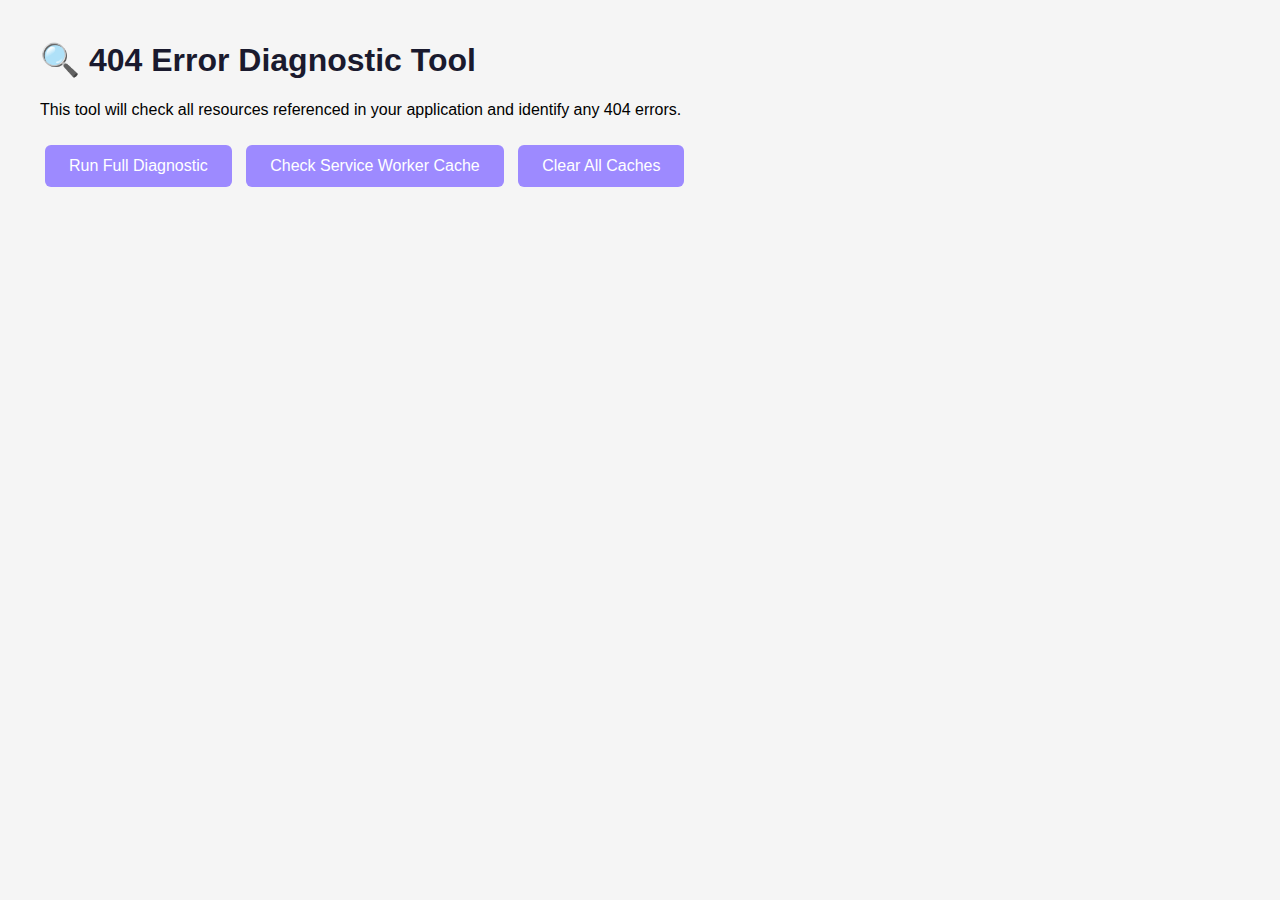
<file: check-404-issues.html>
<!DOCTYPE html>
<html lang="tr">
<head>
    <meta charset="UTF-8">
    <meta name="viewport" content="width=device-width, initial-scale=1.0">
    <title>404 Error Diagnostic Tool</title>
    <style>
        body {
            font-family: Arial, sans-serif;
            max-width: 1200px;
            margin: 0 auto;
            padding: 20px;
            background: #f5f5f5;
        }
        .check-item {
            background: white;
            padding: 15px;
            margin: 10px 0;
            border-radius: 8px;
            border-left: 4px solid #ccc;
        }
        .check-item.success {
            border-left-color: #10b981;
        }
        .check-item.error {
            border-left-color: #ef4444;
        }
        .check-item.warning {
            border-left-color: #f59e0b;
        }
        h1 { color: #1a1a2e; }
        h2 { color: #64748b; margin-top: 30px; }
        .status { font-weight: bold; margin-left: 10px; }
        .success .status { color: #10b981; }
        .error .status { color: #ef4444; }
        .warning .status { color: #f59e0b; }
        code {
            background: #f0f0f0;
            padding: 2px 6px;
            border-radius: 3px;
            font-family: monospace;
        }
        #results { margin-top: 20px; }
        button {
            background: #9d8aff;
            color: white;
            border: none;
            padding: 12px 24px;
            border-radius: 6px;
            cursor: pointer;
            font-size: 16px;
            margin: 10px 5px;
        }
        button:hover { background: #8b7aff; }
        .console-output {
            background: #1a1a2e;
            color: #10b981;
            padding: 15px;
            border-radius: 6px;
            font-family: monospace;
            max-height: 400px;
            overflow-y: auto;
            margin-top: 20px;
        }
    </style>
</head>
<body>
    <h1>🔍 404 Error Diagnostic Tool</h1>
    <p>This tool will check all resources referenced in your application and identify any 404 errors.</p>
    
    <button onclick="runDiagnostics()">Run Full Diagnostic</button>
    <button onclick="checkServiceWorker()">Check Service Worker Cache</button>
    <button onclick="clearCache()">Clear All Caches</button>
    
    <div id="results"></div>
    <div id="console-output" class="console-output" style="display:none;"></div>

    <script>
        const resourcesToCheck = [
            // HTML/CSS
            { name: 'Main Stylesheet', path: 'style.css', type: 'css' },
            { name: 'Manifest', path: 'manifest.json', type: 'json' },
            
            // JavaScript Files
            { name: 'Config', path: 'js/config.js', type: 'js' },
            { name: 'Constants', path: 'js/constants.js', type: 'js' },
            { name: 'Utils', path: 'js/utils.js', type: 'js' },
            { name: 'Firebase Config', path: 'js/firebase-config.js', type: 'js' },
            { name: 'Firebase Init', path: 'js/firebase-init.js', type: 'js' },
            { name: 'Auth', path: 'js/auth.js', type: 'js' },
            { name: 'API Service', path: 'js/api-service.js', type: 'js' },
            { name: 'Data Loader', path: 'js/data-loader.js', type: 'js' },
            { name: 'Points Manager', path: 'js/points-manager.js', type: 'js' },
            { name: 'Leaderboard', path: 'js/leaderboard.js', type: 'js' },
            { name: 'Notifications', path: 'js/notifications.js', type: 'js' },
            { name: 'Charts', path: 'js/charts.js', type: 'js' },
            { name: 'Game Core', path: 'js/game-core.js', type: 'js' },
            { name: 'Pronunciation Fix', path: 'js/pronunciation-fix.js', type: 'js' },
            
            // Assets
            { name: 'Icon 512', path: 'ASSETS/badges/icon-512.png', type: 'image' },
            { name: 'Game Icon - Kelime Çevir', path: 'ASSETS/game-icons/kelime-cevir.png', type: 'image' },
            { name: 'Game Icon - Dinle Bul', path: 'ASSETS/game-icons/dinle-bul.png', type: 'image' },
            { name: 'Game Icon - Ayet Oku', path: 'ASSETS/game-icons/ayet-oku.png', type: 'image' },
            { name: 'Game Icon - Dua Et', path: 'ASSETS/game-icons/dua-et.png', type: 'image' },
            { name: 'Game Icon - Hadis Oku', path: 'ASSETS/game-icons/hadis-oku.png', type: 'image' },
            { name: 'Elifba - Harf Tablosu', path: 'ASSETS/elifba-cover/harf-tablosu-icon.png', type: 'image' },
            { name: 'Elifba - Üstün', path: 'ASSETS/elifba-cover/üstün-icon.png', type: 'image' },
            { name: 'Elifba - Esre', path: 'ASSETS/elifba-cover/esre-icon.png', type: 'image' },
            { name: 'Elifba - Ötre', path: 'ASSETS/elifba-cover/otre-icon.png', type: 'image' },
            { name: 'Elifba - Sedde', path: 'ASSETS/elifba-cover/sedde-icon.png', type: 'image' },
            { name: 'Elifba - Cezm', path: 'ASSETS/elifba-cover/cezm-icon.png', type: 'image' },
            { name: 'Elifba - Tenvin', path: 'ASSETS/elifba-cover/tenvin.png', type: 'image' },
            { name: 'Badge - Hoparlor', path: 'ASSETS/badges/hoparlor.png', type: 'image' },
            
            // Sample badge files
            { name: 'Badge 1', path: 'ASSETS/badges/rozet1.png', type: 'image' },
            { name: 'Badge 42', path: 'ASSETS/badges/rozet42.png', type: 'image' },
            { name: 'Special Badge - Hira', path: 'ASSETS/badges/hira-magarasi.png', type: 'image' },
            
            // Data files
            { name: 'Kelime Data', path: 'data/kelimebul.json', type: 'json' },
            { name: 'Ayet Data', path: 'data/ayetoku.json', type: 'json' },
            { name: 'Dua Data', path: 'data/duaet.json', type: 'json' },
            { name: 'Hadis Data', path: 'data/hadisoku.json', type: 'json' },
            { name: 'Harf Data', path: 'data/harf.json', type: 'json' },
        ];

        async function checkResource(resource) {
            try {
                const response = await fetch(resource.path, { method: 'HEAD', cache: 'no-cache' });
                return {
                    success: response.ok,
                    status: response.status,
                    statusText: response.statusText
                };
            } catch (error) {
                return {
                    success: false,
                    status: 0,
                    statusText: error.message
                };
            }
        }

        async function runDiagnostics() {
            const resultsDiv = document.getElementById('results');
            const consoleDiv = document.getElementById('console-output');
            consoleDiv.style.display = 'block';
            consoleDiv.innerHTML = '<h3>Console Output:</h3>';
            
            resultsDiv.innerHTML = '<h2>Diagnostic Results:</h2>';
            
            let successCount = 0;
            let errorCount = 0;
            let warningCount = 0;
            
            for (const resource of resourcesToCheck) {
                const result = await checkResource(resource);
                const itemDiv = document.createElement('div');
                itemDiv.className = 'check-item';
                
                if (result.success) {
                    itemDiv.classList.add('success');
                    itemDiv.innerHTML = `
                        <strong>✅ ${resource.name}</strong>
                        <span class="status">OK (${result.status})</span>
                        <br><code>${resource.path}</code>
                    `;
                    successCount++;
                    consoleDiv.innerHTML += `<div style="color: #10b981;">✓ ${resource.path} - OK</div>`;
                } else {
                    itemDiv.classList.add('error');
                    itemDiv.innerHTML = `
                        <strong>❌ ${resource.name}</strong>
                        <span class="status">FAILED (${result.status} - ${result.statusText})</span>
                        <br><code>${resource.path}</code>
                    `;
                    errorCount++;
                    consoleDiv.innerHTML += `<div style="color: #ef4444;">✗ ${resource.path} - FAILED (${result.status})</div>`;
                }
                
                resultsDiv.appendChild(itemDiv);
                
                // Small delay to avoid overwhelming the server
                await new Promise(resolve => setTimeout(resolve, 50));
            }
            
            // Summary
            const summaryDiv = document.createElement('div');
            summaryDiv.className = 'check-item';
            summaryDiv.style.marginTop = '20px';
            summaryDiv.style.fontSize = '18px';
            summaryDiv.innerHTML = `
                <strong>Summary:</strong><br>
                ✅ Success: ${successCount}<br>
                ❌ Errors: ${errorCount}<br>
                ⚠️ Warnings: ${warningCount}
            `;
            resultsDiv.appendChild(summaryDiv);
            
            consoleDiv.scrollTop = consoleDiv.scrollHeight;
        }

        async function checkServiceWorker() {
            const resultsDiv = document.getElementById('results');
            resultsDiv.innerHTML = '<h2>Service Worker Status:</h2>';
            
            if ('serviceWorker' in navigator) {
                try {
                    const registrations = await navigator.serviceWorker.getRegistrations();
                    
                    if (registrations.length === 0) {
                        const itemDiv = document.createElement('div');
                        itemDiv.className = 'check-item warning';
                        itemDiv.innerHTML = '<strong>⚠️ No Service Worker Registered</strong>';
                        resultsDiv.appendChild(itemDiv);
                    } else {
                        for (const registration of registrations) {
                            const itemDiv = document.createElement('div');
                            itemDiv.className = 'check-item';
                            itemDiv.innerHTML = `
                                <strong>Service Worker Found</strong><br>
                                Scope: <code>${registration.scope}</code><br>
                                Active: ${registration.active ? 'Yes' : 'No'}<br>
                                Waiting: ${registration.waiting ? 'Yes' : 'No'}<br>
                                Installing: ${registration.installing ? 'Yes' : 'No'}
                            `;
                            resultsDiv.appendChild(itemDiv);
                        }
                    }
                    
                    // Check caches
                    const cacheNames = await caches.keys();
                    if (cacheNames.length > 0) {
                        const cacheDiv = document.createElement('div');
                        cacheDiv.className = 'check-item';
                        cacheDiv.innerHTML = `
                            <strong>Cache Stores Found:</strong><br>
                            ${cacheNames.map(name => `<code>${name}</code>`).join('<br>')}
                        `;
                        resultsDiv.appendChild(cacheDiv);
                    }
                } catch (error) {
                    const itemDiv = document.createElement('div');
                    itemDiv.className = 'check-item error';
                    itemDiv.innerHTML = `<strong>❌ Error checking Service Worker:</strong><br>${error.message}`;
                    resultsDiv.appendChild(itemDiv);
                }
            } else {
                const itemDiv = document.createElement('div');
                itemDiv.className = 'check-item warning';
                itemDiv.innerHTML = '<strong>⚠️ Service Workers not supported in this browser</strong>';
                resultsDiv.appendChild(itemDiv);
            }
        }

        async function clearCache() {
            if (confirm('This will clear all caches and unregister service workers. Continue?')) {
                try {
                    // Clear all caches
                    const cacheNames = await caches.keys();
                    for (const cacheName of cacheNames) {
                        await caches.delete(cacheName);
                    }
                    
                    // Unregister all service workers
                    if ('serviceWorker' in navigator) {
                        const registrations = await navigator.serviceWorker.getRegistrations();
                        for (const registration of registrations) {
                            await registration.unregister();
                        }
                    }
                    
                    // Clear browser cache (if possible)
                    if ('storage' in navigator && 'estimate' in navigator.storage) {
                        await navigator.storage.clear();
                    }
                    
                    alert('All caches cleared! Please reload the page.');
                    location.reload();
                } catch (error) {
                    alert('Error clearing cache: ' + error.message);
                }
            }
        }

        // Auto-run on load
        window.addEventListener('load', () => {
            console.log('404 Diagnostic Tool Loaded');
            console.log('Click "Run Full Diagnostic" to check all resources');
        });
    </script>
</body>
</html>
</file>
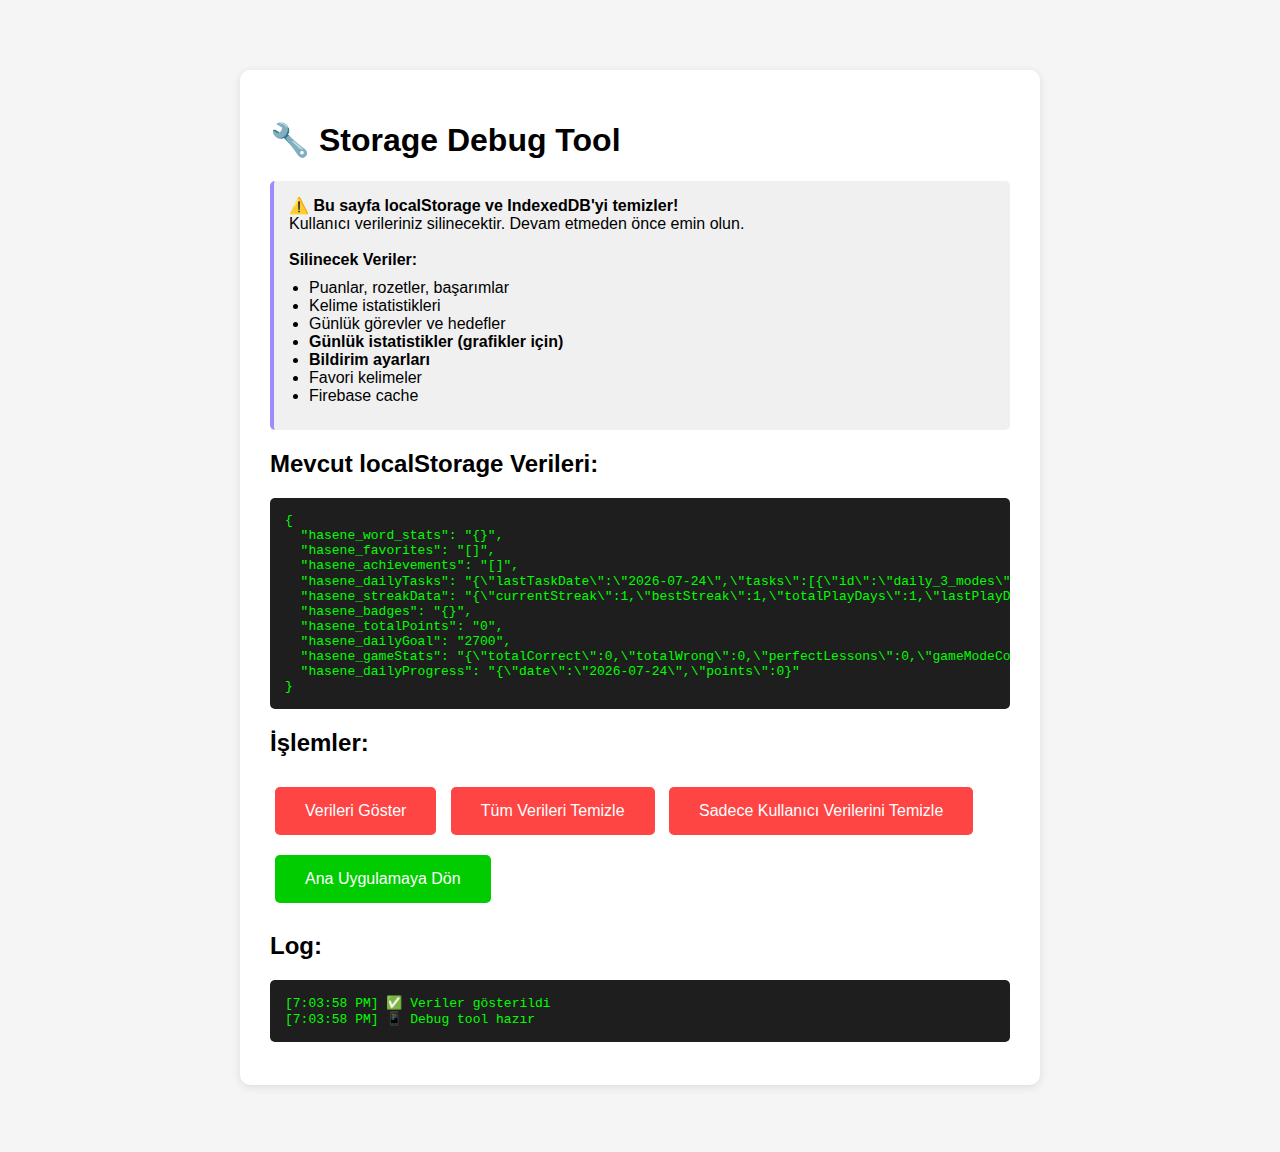
<file: clear-storage.html>
<!DOCTYPE html>
<html>
<head>
    <meta charset="UTF-8">
    <title>Clear Storage - Debug</title>
    <style>
        body {
            font-family: Arial, sans-serif;
            max-width: 800px;
            margin: 50px auto;
            padding: 20px;
            background: #f5f5f5;
        }
        .container {
            background: white;
            padding: 30px;
            border-radius: 10px;
            box-shadow: 0 2px 10px rgba(0,0,0,0.1);
        }
        button {
            background: #ff4444;
            color: white;
            border: none;
            padding: 15px 30px;
            border-radius: 5px;
            cursor: pointer;
            font-size: 16px;
            margin: 10px 5px;
        }
        button:hover {
            background: #cc0000;
        }
        .success {
            background: #00cc00;
        }
        .success:hover {
            background: #009900;
        }
        .info {
            background: #f0f0f0;
            padding: 15px;
            border-radius: 5px;
            margin: 10px 0;
            border-left: 4px solid #9d8aff;
        }
        pre {
            background: #1e1e1e;
            color: #00ff00;
            padding: 15px;
            border-radius: 5px;
            overflow-x: auto;
            max-height: 400px;
            overflow-y: auto;
        }
    </style>
</head>
<body>
    <div class="container">
        <h1>🔧 Storage Debug Tool</h1>
        
        <div class="info">
            <strong>⚠️ Bu sayfa localStorage ve IndexedDB'yi temizler!</strong><br>
            Kullanıcı verileriniz silinecektir. Devam etmeden önce emin olun.<br><br>
            <strong>Silinecek Veriler:</strong>
            <ul style="margin: 10px 0; padding-left: 20px;">
                <li>Puanlar, rozetler, başarımlar</li>
                <li>Kelime istatistikleri</li>
                <li>Günlük görevler ve hedefler</li>
                <li><strong>Günlük istatistikler (grafikler için)</strong></li>
                <li><strong>Bildirim ayarları</strong></li>
                <li>Favori kelimeler</li>
                <li>Firebase cache</li>
            </ul>
        </div>

        <h2>Mevcut localStorage Verileri:</h2>
        <pre id="current-data"></pre>

        <h2>İşlemler:</h2>
        <button onclick="showData()">Verileri Göster</button>
        <button onclick="clearAll()">Tüm Verileri Temizle</button>
        <button onclick="clearUserOnly()">Sadece Kullanıcı Verilerini Temizle</button>
        <button class="success" onclick="goToApp()">Ana Uygulamaya Dön</button>

        <h2>Log:</h2>
        <pre id="log"></pre>
    </div>

    <script>
        function log(message) {
            const logEl = document.getElementById('log');
            const timestamp = new Date().toLocaleTimeString();
            logEl.textContent += `[${timestamp}] ${message}\n`;
            console.log(message);
        }

        function showData() {
            const data = {};
            for (let i = 0; i < localStorage.length; i++) {
                const key = localStorage.key(i);
                if (key.startsWith('hasene_')) {
                    data[key] = localStorage.getItem(key);
                }
            }
            document.getElementById('current-data').textContent = JSON.stringify(data, null, 2);
            log('✅ Veriler gösterildi');
        }

        async function clearAll() {
            if (!confirm('TÜM VERİLER SİLİNECEK! Emin misiniz?')) {
                log('❌ İptal edildi');
                return;
            }

            // 1. Clear localStorage
            localStorage.clear();
            log('✅ localStorage tamamen temizlendi');

            // 2. Clear sessionStorage
            sessionStorage.clear();
            log('✅ sessionStorage temizlendi');

            // 3. Clear all IndexedDB databases
            if (window.indexedDB) {
                try {
                    const databases = await window.indexedDB.databases();
                    log(`🔍 ${databases.length} IndexedDB veritabanı bulundu`);
                    
                    for (const db of databases) {
                        const req = indexedDB.deleteDatabase(db.name);
                        req.onsuccess = () => log(`✅ IndexedDB silindi: ${db.name}`);
                        req.onerror = () => log(`❌ IndexedDB silinemedi: ${db.name}`);
                    }
                } catch (e) {
                    // Fallback for browsers that don't support databases()
                    const dbs = ['hasene_cache', 'firebaseLocalStorageDb', 'firestore/[DEFAULT]/hasene-arapca-dersi/main'];
                    dbs.forEach(dbName => {
                        const req = indexedDB.deleteDatabase(dbName);
                        req.onsuccess = () => log(`✅ ${dbName} silindi`);
                        req.onerror = () => log(`❌ ${dbName} silinemedi`);
                    });
                }
            }

            // 4. Unregister Service Workers
            if ('serviceWorker' in navigator) {
                navigator.serviceWorker.getRegistrations().then(registrations => {
                    log(`🔍 ${registrations.length} Service Worker bulundu`);
                    for (let registration of registrations) {
                        registration.unregister().then(() => {
                            log('✅ Service Worker kaldırıldı');
                        });
                    }
                });
            }

            // 5. Clear all caches
            if ('caches' in window) {
                caches.keys().then(cacheNames => {
                    log(`🔍 ${cacheNames.length} cache bulundu`);
                    return Promise.all(
                        cacheNames.map(cacheName => {
                            return caches.delete(cacheName).then(() => {
                                log(`✅ Cache silindi: ${cacheName}`);
                            });
                        })
                    );
                });
            }

            log('⏳ 2 saniye sonra sayfa yenilenecek...');
            setTimeout(() => {
                window.location.reload(true);
            }, 2000);

            showData();
        }

        async function clearUserOnly() {
            if (!confirm('Kullanıcı verileri silinecek! Emin misiniz?')) {
                log('❌ İptal edildi');
                return;
            }

            // 1. Clear hasene_ keys from localStorage (including daily stats and notification settings)
            const keysToRemove = [];
            for (let i = 0; i < localStorage.length; i++) {
                const key = localStorage.key(i);
                if (key.startsWith('hasene_') || key.startsWith('firebase:')) {
                    keysToRemove.push(key);
                }
            }
            
            // Also clear all daily stats (hasene_daily_YYYY-MM-DD format)
            for (let i = 0; i < localStorage.length; i++) {
                const key = localStorage.key(i);
                if (key.startsWith('hasene_daily_') && key.match(/hasene_daily_\d{4}-\d{2}-\d{2}$/)) {
                    if (!keysToRemove.includes(key)) {
                        keysToRemove.push(key);
                    }
                }
            }

            keysToRemove.forEach(key => {
                localStorage.removeItem(key);
                log(`🗑️ ${key} silindi`);
            });

            // 2. Clear hasene_ keys from sessionStorage
            sessionStorage.clear();
            log('✅ sessionStorage temizlendi');

            // 3. Clear Firebase IndexedDB
            if (window.indexedDB) {
                try {
                    const databases = await window.indexedDB.databases();
                    for (const db of databases) {
                        if (db.name.includes('firebase') || db.name.includes('firestore')) {
                            const req = indexedDB.deleteDatabase(db.name);
                            req.onsuccess = () => log(`✅ Firebase DB silindi: ${db.name}`);
                            req.onerror = () => log(`❌ Firebase DB silinemedi: ${db.name}`);
                        }
                    }
                } catch (e) {
                    const dbs = ['firebaseLocalStorageDb', 'firestore/[DEFAULT]/hasene-arapca-dersi/main'];
                    dbs.forEach(dbName => {
                        const req = indexedDB.deleteDatabase(dbName);
                        req.onsuccess = () => log(`✅ ${dbName} silindi`);
                        req.onerror = () => log(`❌ ${dbName} silinemedi`);
                    });
                }
            }

            log(`✅ ${keysToRemove.length} adet kullanıcı verisi temizlendi`);
            log('⏳ 2 saniye sonra sayfa yenilenecek...');
            setTimeout(() => {
                window.location.reload(true);
            }, 2000);

            showData();
        }

        function goToApp() {
            window.location.href = '/';
        }

        // Sayfa yüklendiğinde verileri göster
        window.addEventListener('DOMContentLoaded', () => {
            showData();
            log('📱 Debug tool hazır');
        });
    </script>
</body>
</html>
</file>
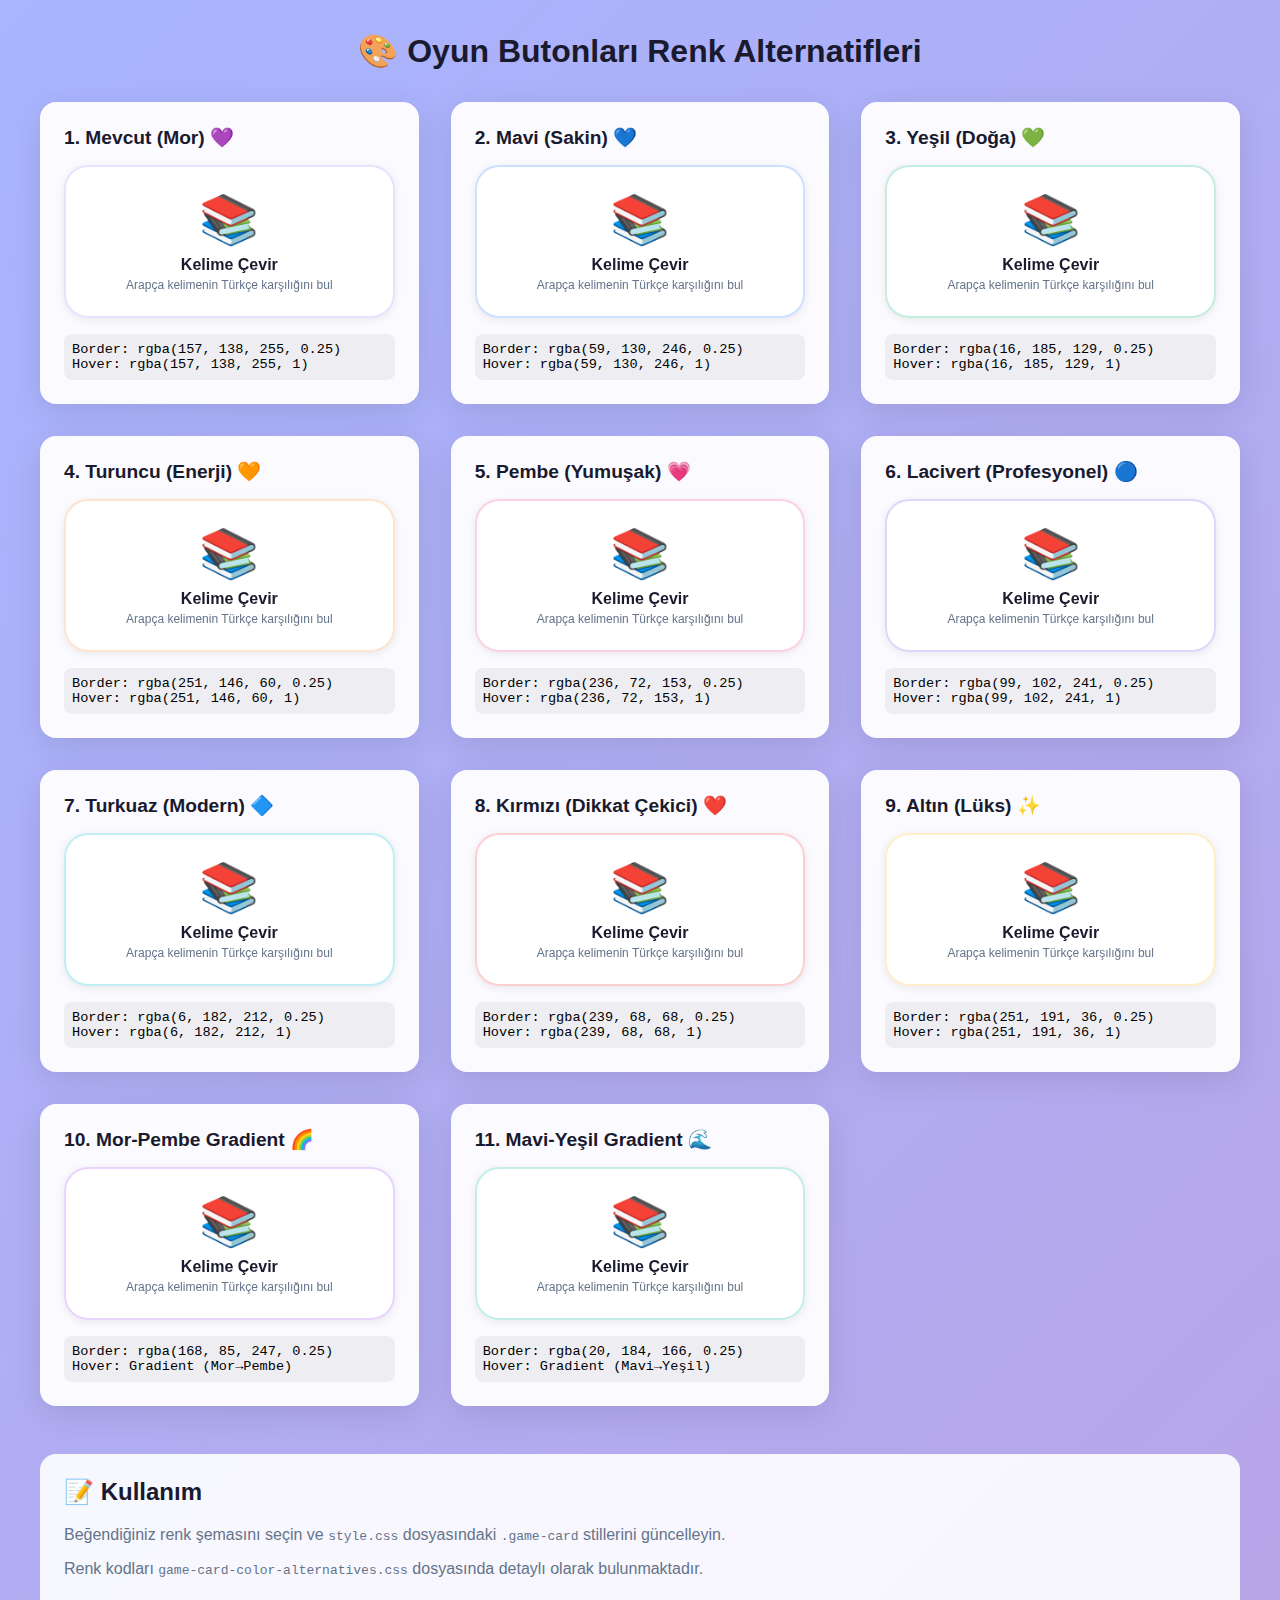
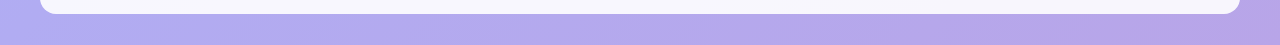
<file: game-card-colors-preview.html>
<!DOCTYPE html>
<html lang="tr">
<head>
    <meta charset="UTF-8">
    <meta name="viewport" content="width=device-width, initial-scale=1.0">
    <title>Oyun Butonları Renk Alternatifleri</title>
    <style>
        * {
            margin: 0;
            padding: 0;
            box-sizing: border-box;
        }
        
        body {
            font-family: -apple-system, BlinkMacSystemFont, 'SF Pro Display', 'Helvetica Neue', Arial, sans-serif;
            background: linear-gradient(135deg, #a8b5ff 0%, #b8a5e8 100%);
            padding: 2rem;
            min-height: 100vh;
        }
        
        .container {
            max-width: 1200px;
            margin: 0 auto;
        }
        
        h1 {
            text-align: center;
            color: #1a1a2e;
            margin-bottom: 2rem;
            font-size: 2rem;
        }
        
        .color-schemes {
            display: grid;
            grid-template-columns: repeat(auto-fit, minmax(300px, 1fr));
            gap: 2rem;
            margin-bottom: 3rem;
        }
        
        .scheme-card {
            background: rgba(255, 255, 255, 0.95);
            border-radius: 16px;
            padding: 1.5rem;
            box-shadow: 0 8px 32px rgba(0, 0, 0, 0.1);
        }
        
        .scheme-title {
            font-size: 1.2rem;
            font-weight: 700;
            margin-bottom: 1rem;
            color: #1a1a2e;
        }
        
        .preview-card {
            padding: 1.5rem;
            text-align: center;
            cursor: pointer;
            transition: all 0.3s;
            background: rgba(255, 255, 255, 0.85);
            backdrop-filter: blur(20px);
            border-radius: 24px;
            border: 2px solid;
            box-shadow: 0 2px 8px rgba(0, 0, 0, 0.08);
            margin-bottom: 1rem;
        }
        
        .preview-card:hover {
            transform: translateY(-4px);
            box-shadow: 0 12px 40px;
        }
        
        .preview-icon {
            font-size: 3rem;
            margin-bottom: 0.5rem;
        }
        
        .preview-title {
            font-size: 1rem;
            font-weight: 700;
            margin-bottom: 0.25rem;
            color: #1a1a2e;
        }
        
        .preview-desc {
            font-size: 0.75rem;
            color: #64748b;
        }
        
        .color-code {
            background: rgba(0, 0, 0, 0.05);
            padding: 0.5rem;
            border-radius: 8px;
            font-family: 'Courier New', monospace;
            font-size: 0.85rem;
            margin-top: 0.5rem;
        }
        
        /* MEVCUT - Mor */
        .current {
            border-color: rgba(157, 138, 255, 0.25);
        }
        .current:hover {
            border-color: rgba(157, 138, 255, 1);
            box-shadow: 0 12px 40px rgba(157, 138, 255, 0.3);
            background: rgba(255, 255, 255, 0.95);
        }
        
        /* ALTERNATİF 1 - Mavi */
        .blue {
            border-color: rgba(59, 130, 246, 0.25);
        }
        .blue:hover {
            border-color: rgba(59, 130, 246, 1);
            box-shadow: 0 12px 40px rgba(59, 130, 246, 0.3);
            background: linear-gradient(135deg, rgba(59, 130, 246, 0.1), rgba(37, 99, 235, 0.05));
        }
        
        /* ALTERNATİF 2 - Yeşil */
        .green {
            border-color: rgba(16, 185, 129, 0.25);
        }
        .green:hover {
            border-color: rgba(16, 185, 129, 1);
            box-shadow: 0 12px 40px rgba(16, 185, 129, 0.3);
            background: linear-gradient(135deg, rgba(16, 185, 129, 0.1), rgba(5, 150, 105, 0.05));
        }
        
        /* ALTERNATİF 3 - Turuncu */
        .orange {
            border-color: rgba(251, 146, 60, 0.25);
        }
        .orange:hover {
            border-color: rgba(251, 146, 60, 1);
            box-shadow: 0 12px 40px rgba(251, 146, 60, 0.3);
            background: linear-gradient(135deg, rgba(251, 146, 60, 0.1), rgba(234, 88, 12, 0.05));
        }
        
        /* ALTERNATİF 4 - Pembe */
        .pink {
            border-color: rgba(236, 72, 153, 0.25);
        }
        .pink:hover {
            border-color: rgba(236, 72, 153, 1);
            box-shadow: 0 12px 40px rgba(236, 72, 153, 0.3);
            background: linear-gradient(135deg, rgba(236, 72, 153, 0.1), rgba(219, 39, 119, 0.05));
        }
        
        /* ALTERNATİF 5 - Lacivert */
        .indigo {
            border-color: rgba(99, 102, 241, 0.25);
        }
        .indigo:hover {
            border-color: rgba(99, 102, 241, 1);
            box-shadow: 0 12px 40px rgba(99, 102, 241, 0.3);
            background: linear-gradient(135deg, rgba(99, 102, 241, 0.1), rgba(67, 56, 202, 0.05));
        }
        
        /* ALTERNATİF 6 - Turkuaz */
        .cyan {
            border-color: rgba(6, 182, 212, 0.25);
        }
        .cyan:hover {
            border-color: rgba(6, 182, 212, 1);
            box-shadow: 0 12px 40px rgba(6, 182, 212, 0.3);
            background: linear-gradient(135deg, rgba(6, 182, 212, 0.1), rgba(8, 145, 178, 0.05));
        }
        
        /* ALTERNATİF 7 - Kırmızı */
        .red {
            border-color: rgba(239, 68, 68, 0.25);
        }
        .red:hover {
            border-color: rgba(239, 68, 68, 1);
            box-shadow: 0 12px 40px rgba(239, 68, 68, 0.3);
            background: linear-gradient(135deg, rgba(239, 68, 68, 0.1), rgba(220, 38, 38, 0.05));
        }
        
        /* ALTERNATİF 8 - Altın */
        .gold {
            border-color: rgba(251, 191, 36, 0.25);
        }
        .gold:hover {
            border-color: rgba(251, 191, 36, 1);
            box-shadow: 0 12px 40px rgba(251, 191, 36, 0.3);
            background: linear-gradient(135deg, rgba(251, 191, 36, 0.1), rgba(245, 158, 11, 0.05));
        }
        
        /* ALTERNATİF 9 - Mor-Pembe Gradient */
        .purple-pink {
            border-color: rgba(168, 85, 247, 0.25);
        }
        .purple-pink:hover {
            border-color: rgba(168, 85, 247, 1);
            box-shadow: 0 12px 40px rgba(168, 85, 247, 0.3);
            background: linear-gradient(135deg, rgba(168, 85, 247, 0.15), rgba(236, 72, 153, 0.1));
        }
        
        /* ALTERNATİF 10 - Mavi-Yeşil Gradient */
        .teal {
            border-color: rgba(20, 184, 166, 0.25);
        }
        .teal:hover {
            border-color: rgba(20, 184, 166, 1);
            box-shadow: 0 12px 40px rgba(20, 184, 166, 0.3);
            background: linear-gradient(135deg, rgba(20, 184, 166, 0.1), rgba(15, 118, 110, 0.05));
        }
        
        .info {
            background: rgba(255, 255, 255, 0.9);
            border-radius: 16px;
            padding: 1.5rem;
            margin-top: 2rem;
        }
        
        .info h2 {
            margin-bottom: 1rem;
            color: #1a1a2e;
        }
        
        .info p {
            color: #64748b;
            line-height: 1.6;
            margin-bottom: 0.5rem;
        }
    </style>
</head>
<body>
    <div class="container">
        <h1>🎨 Oyun Butonları Renk Alternatifleri</h1>
        
        <div class="color-schemes">
            <!-- MEVCUT - Mor -->
            <div class="scheme-card">
                <div class="scheme-title">1. Mevcut (Mor) 💜</div>
                <div class="preview-card current">
                    <div class="preview-icon">📚</div>
                    <div class="preview-title">Kelime Çevir</div>
                    <div class="preview-desc">Arapça kelimenin Türkçe karşılığını bul</div>
                </div>
                <div class="color-code">
                    Border: rgba(157, 138, 255, 0.25)<br>
                    Hover: rgba(157, 138, 255, 1)
                </div>
            </div>
            
            <!-- ALTERNATİF 1 - Mavi -->
            <div class="scheme-card">
                <div class="scheme-title">2. Mavi (Sakin) 💙</div>
                <div class="preview-card blue">
                    <div class="preview-icon">📚</div>
                    <div class="preview-title">Kelime Çevir</div>
                    <div class="preview-desc">Arapça kelimenin Türkçe karşılığını bul</div>
                </div>
                <div class="color-code">
                    Border: rgba(59, 130, 246, 0.25)<br>
                    Hover: rgba(59, 130, 246, 1)
                </div>
            </div>
            
            <!-- ALTERNATİF 2 - Yeşil -->
            <div class="scheme-card">
                <div class="scheme-title">3. Yeşil (Doğa) 💚</div>
                <div class="preview-card green">
                    <div class="preview-icon">📚</div>
                    <div class="preview-title">Kelime Çevir</div>
                    <div class="preview-desc">Arapça kelimenin Türkçe karşılığını bul</div>
                </div>
                <div class="color-code">
                    Border: rgba(16, 185, 129, 0.25)<br>
                    Hover: rgba(16, 185, 129, 1)
                </div>
            </div>
            
            <!-- ALTERNATİF 3 - Turuncu -->
            <div class="scheme-card">
                <div class="scheme-title">4. Turuncu (Enerji) 🧡</div>
                <div class="preview-card orange">
                    <div class="preview-icon">📚</div>
                    <div class="preview-title">Kelime Çevir</div>
                    <div class="preview-desc">Arapça kelimenin Türkçe karşılığını bul</div>
                </div>
                <div class="color-code">
                    Border: rgba(251, 146, 60, 0.25)<br>
                    Hover: rgba(251, 146, 60, 1)
                </div>
            </div>
            
            <!-- ALTERNATİF 4 - Pembe -->
            <div class="scheme-card">
                <div class="scheme-title">5. Pembe (Yumuşak) 💗</div>
                <div class="preview-card pink">
                    <div class="preview-icon">📚</div>
                    <div class="preview-title">Kelime Çevir</div>
                    <div class="preview-desc">Arapça kelimenin Türkçe karşılığını bul</div>
                </div>
                <div class="color-code">
                    Border: rgba(236, 72, 153, 0.25)<br>
                    Hover: rgba(236, 72, 153, 1)
                </div>
            </div>
            
            <!-- ALTERNATİF 5 - Lacivert -->
            <div class="scheme-card">
                <div class="scheme-title">6. Lacivert (Profesyonel) 🔵</div>
                <div class="preview-card indigo">
                    <div class="preview-icon">📚</div>
                    <div class="preview-title">Kelime Çevir</div>
                    <div class="preview-desc">Arapça kelimenin Türkçe karşılığını bul</div>
                </div>
                <div class="color-code">
                    Border: rgba(99, 102, 241, 0.25)<br>
                    Hover: rgba(99, 102, 241, 1)
                </div>
            </div>
            
            <!-- ALTERNATİF 6 - Turkuaz -->
            <div class="scheme-card">
                <div class="scheme-title">7. Turkuaz (Modern) 🔷</div>
                <div class="preview-card cyan">
                    <div class="preview-icon">📚</div>
                    <div class="preview-title">Kelime Çevir</div>
                    <div class="preview-desc">Arapça kelimenin Türkçe karşılığını bul</div>
                </div>
                <div class="color-code">
                    Border: rgba(6, 182, 212, 0.25)<br>
                    Hover: rgba(6, 182, 212, 1)
                </div>
            </div>
            
            <!-- ALTERNATİF 7 - Kırmızı -->
            <div class="scheme-card">
                <div class="scheme-title">8. Kırmızı (Dikkat Çekici) ❤️</div>
                <div class="preview-card red">
                    <div class="preview-icon">📚</div>
                    <div class="preview-title">Kelime Çevir</div>
                    <div class="preview-desc">Arapça kelimenin Türkçe karşılığını bul</div>
                </div>
                <div class="color-code">
                    Border: rgba(239, 68, 68, 0.25)<br>
                    Hover: rgba(239, 68, 68, 1)
                </div>
            </div>
            
            <!-- ALTERNATİF 8 - Altın -->
            <div class="scheme-card">
                <div class="scheme-title">9. Altın (Lüks) ✨</div>
                <div class="preview-card gold">
                    <div class="preview-icon">📚</div>
                    <div class="preview-title">Kelime Çevir</div>
                    <div class="preview-desc">Arapça kelimenin Türkçe karşılığını bul</div>
                </div>
                <div class="color-code">
                    Border: rgba(251, 191, 36, 0.25)<br>
                    Hover: rgba(251, 191, 36, 1)
                </div>
            </div>
            
            <!-- ALTERNATİF 9 - Mor-Pembe Gradient -->
            <div class="scheme-card">
                <div class="scheme-title">10. Mor-Pembe Gradient 🌈</div>
                <div class="preview-card purple-pink">
                    <div class="preview-icon">📚</div>
                    <div class="preview-title">Kelime Çevir</div>
                    <div class="preview-desc">Arapça kelimenin Türkçe karşılığını bul</div>
                </div>
                <div class="color-code">
                    Border: rgba(168, 85, 247, 0.25)<br>
                    Hover: Gradient (Mor→Pembe)
                </div>
            </div>
            
            <!-- ALTERNATİF 10 - Mavi-Yeşil Gradient -->
            <div class="scheme-card">
                <div class="scheme-title">11. Mavi-Yeşil Gradient 🌊</div>
                <div class="preview-card teal">
                    <div class="preview-icon">📚</div>
                    <div class="preview-title">Kelime Çevir</div>
                    <div class="preview-desc">Arapça kelimenin Türkçe karşılığını bul</div>
                </div>
                <div class="color-code">
                    Border: rgba(20, 184, 166, 0.25)<br>
                    Hover: Gradient (Mavi→Yeşil)
                </div>
            </div>
        </div>
        
        <div class="info">
            <h2>📝 Kullanım</h2>
            <p>Beğendiğiniz renk şemasını seçin ve <code>style.css</code> dosyasındaki <code>.game-card</code> stillerini güncelleyin.</p>
            <p>Renk kodları <code>game-card-color-alternatives.css</code> dosyasında detaylı olarak bulunmaktadır.</p>
        </div>
    </div>
</body>
</html>
</file>
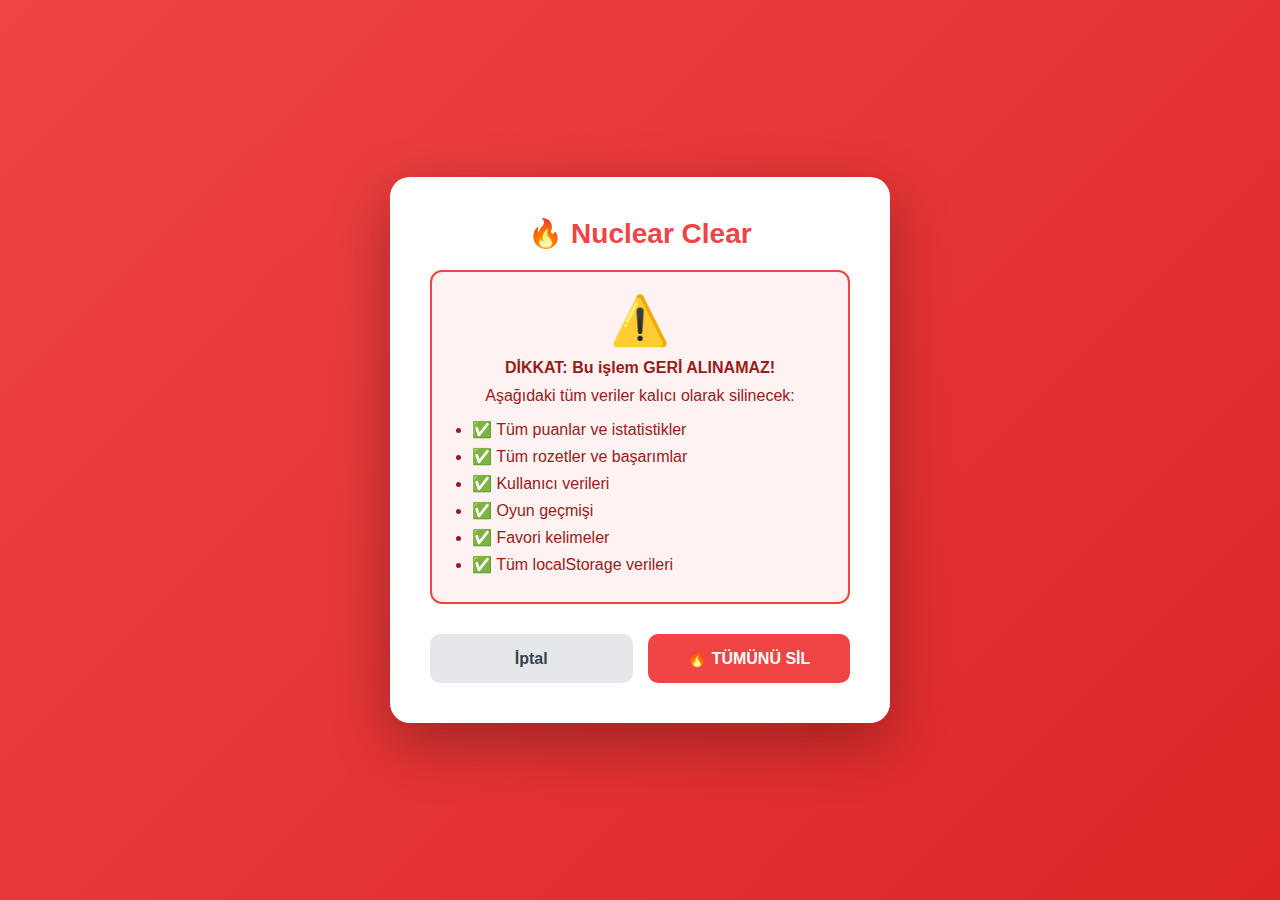
<file: nuke-all.html>
<!DOCTYPE html>
<html lang="tr">
<head>
    <meta charset="UTF-8">
    <meta name="viewport" content="width=device-width, initial-scale=1.0">
    <title>🔥 Nuclear Clear - Tüm Verileri Sil</title>
    <style>
        * {
            margin: 0;
            padding: 0;
            box-sizing: border-box;
        }
        body {
            font-family: -apple-system, BlinkMacSystemFont, 'Segoe UI', Arial, sans-serif;
            background: linear-gradient(135deg, #ef4444 0%, #dc2626 100%);
            min-height: 100vh;
            display: flex;
            align-items: center;
            justify-content: center;
            padding: 20px;
        }
        .container {
            background: white;
            border-radius: 20px;
            padding: 40px;
            max-width: 500px;
            width: 100%;
            box-shadow: 0 20px 60px rgba(0,0,0,0.3);
            text-align: center;
        }
        h1 {
            color: #ef4444;
            margin-bottom: 20px;
            font-size: 28px;
        }
        .warning {
            background: #fef2f2;
            border: 2px solid #ef4444;
            border-radius: 12px;
            padding: 20px;
            margin: 20px 0;
            color: #991b1b;
        }
        .warning-icon {
            font-size: 48px;
            margin-bottom: 10px;
        }
        .warning-text {
            font-weight: 600;
            margin-bottom: 10px;
        }
        .warning-list {
            text-align: left;
            margin-top: 15px;
            padding-left: 20px;
        }
        .warning-list li {
            margin: 8px 0;
        }
        .button-group {
            display: flex;
            gap: 15px;
            margin-top: 30px;
        }
        button {
            flex: 1;
            padding: 15px 25px;
            border: none;
            border-radius: 10px;
            font-size: 16px;
            font-weight: 600;
            cursor: pointer;
            transition: all 0.3s;
        }
        .btn-danger {
            background: #ef4444;
            color: white;
        }
        .btn-danger:hover {
            background: #dc2626;
            transform: translateY(-2px);
            box-shadow: 0 5px 15px rgba(239, 68, 68, 0.4);
        }
        .btn-cancel {
            background: #e5e7eb;
            color: #374151;
        }
        .btn-cancel:hover {
            background: #d1d5db;
        }
        .result {
            margin-top: 20px;
            padding: 15px;
            border-radius: 10px;
            display: none;
        }
        .result.success {
            background: #d1fae5;
            color: #065f46;
            border: 2px solid #10b981;
        }
        .result.error {
            background: #fee2e2;
            color: #991b1b;
            border: 2px solid #ef4444;
        }
    </style>
</head>
<body>
    <div class="container">
        <h1>🔥 Nuclear Clear</h1>
        <div class="warning">
            <div class="warning-icon">⚠️</div>
            <div class="warning-text">DİKKAT: Bu işlem GERİ ALINAMAZ!</div>
            <p style="margin-top: 10px;">Aşağıdaki tüm veriler kalıcı olarak silinecek:</p>
            <ul class="warning-list">
                <li>✅ Tüm puanlar ve istatistikler</li>
                <li>✅ Tüm rozetler ve başarımlar</li>
                <li>✅ Kullanıcı verileri</li>
                <li>✅ Oyun geçmişi</li>
                <li>✅ Favori kelimeler</li>
                <li>✅ Tüm localStorage verileri</li>
            </ul>
        </div>
        
        <div class="button-group">
            <button class="btn-cancel" onclick="window.close()">İptal</button>
            <button class="btn-danger" onclick="nuclearClear()">🔥 TÜMÜNÜ SİL</button>
        </div>
        
        <div id="result" class="result"></div>
    </div>

    <script>
        function nuclearClear() {
            if (!confirm('Son bir kez onaylıyor musunuz? Bu işlem GERİ ALINAMAZ!')) {
                return;
            }
            
            const resultDiv = document.getElementById('result');
            resultDiv.style.display = 'block';
            resultDiv.className = 'result';
            resultDiv.textContent = '⏳ Siliniyor...';
            
            try {
                // Ana sayfadaki nuclearClear fonksiyonunu kullan (varsa)
                if (window.opener && typeof window.opener.nuclearClear === 'function') {
                    window.opener.nuclearClear();
                } else {
                    // Fallback: Direkt temizle
                    localStorage.clear();
                    sessionStorage.clear();
                    
                    if ('indexedDB' in window) {
                        indexedDB.databases().then(databases => {
                            databases.forEach(db => {
                                indexedDB.deleteDatabase(db.name);
                            });
                        });
                    }
                    
                    if ('caches' in window) {
                        caches.keys().then(names => {
                            names.forEach(name => caches.delete(name));
                        });
                    }
                    
                    if ('serviceWorker' in navigator) {
                        navigator.serviceWorker.getRegistrations().then(registrations => {
                            registrations.forEach(reg => reg.unregister());
                        });
                    }
                }
                
                resultDiv.className = 'result success';
                resultDiv.innerHTML = '✅ <strong>Başarılı!</strong><br>Tüm veriler silindi. Sayfa 3 saniye içinde kapanacak...';
                
                setTimeout(() => {
                    window.close();
                    if (window.opener) {
                        window.opener.location.reload();
                    }
                }, 3000);
                
            } catch (error) {
                resultDiv.className = 'result error';
                resultDiv.innerHTML = `❌ <strong>Hata:</strong><br>${error.message}`;
            }
        }
    </script>
</body>
</html>
</file>
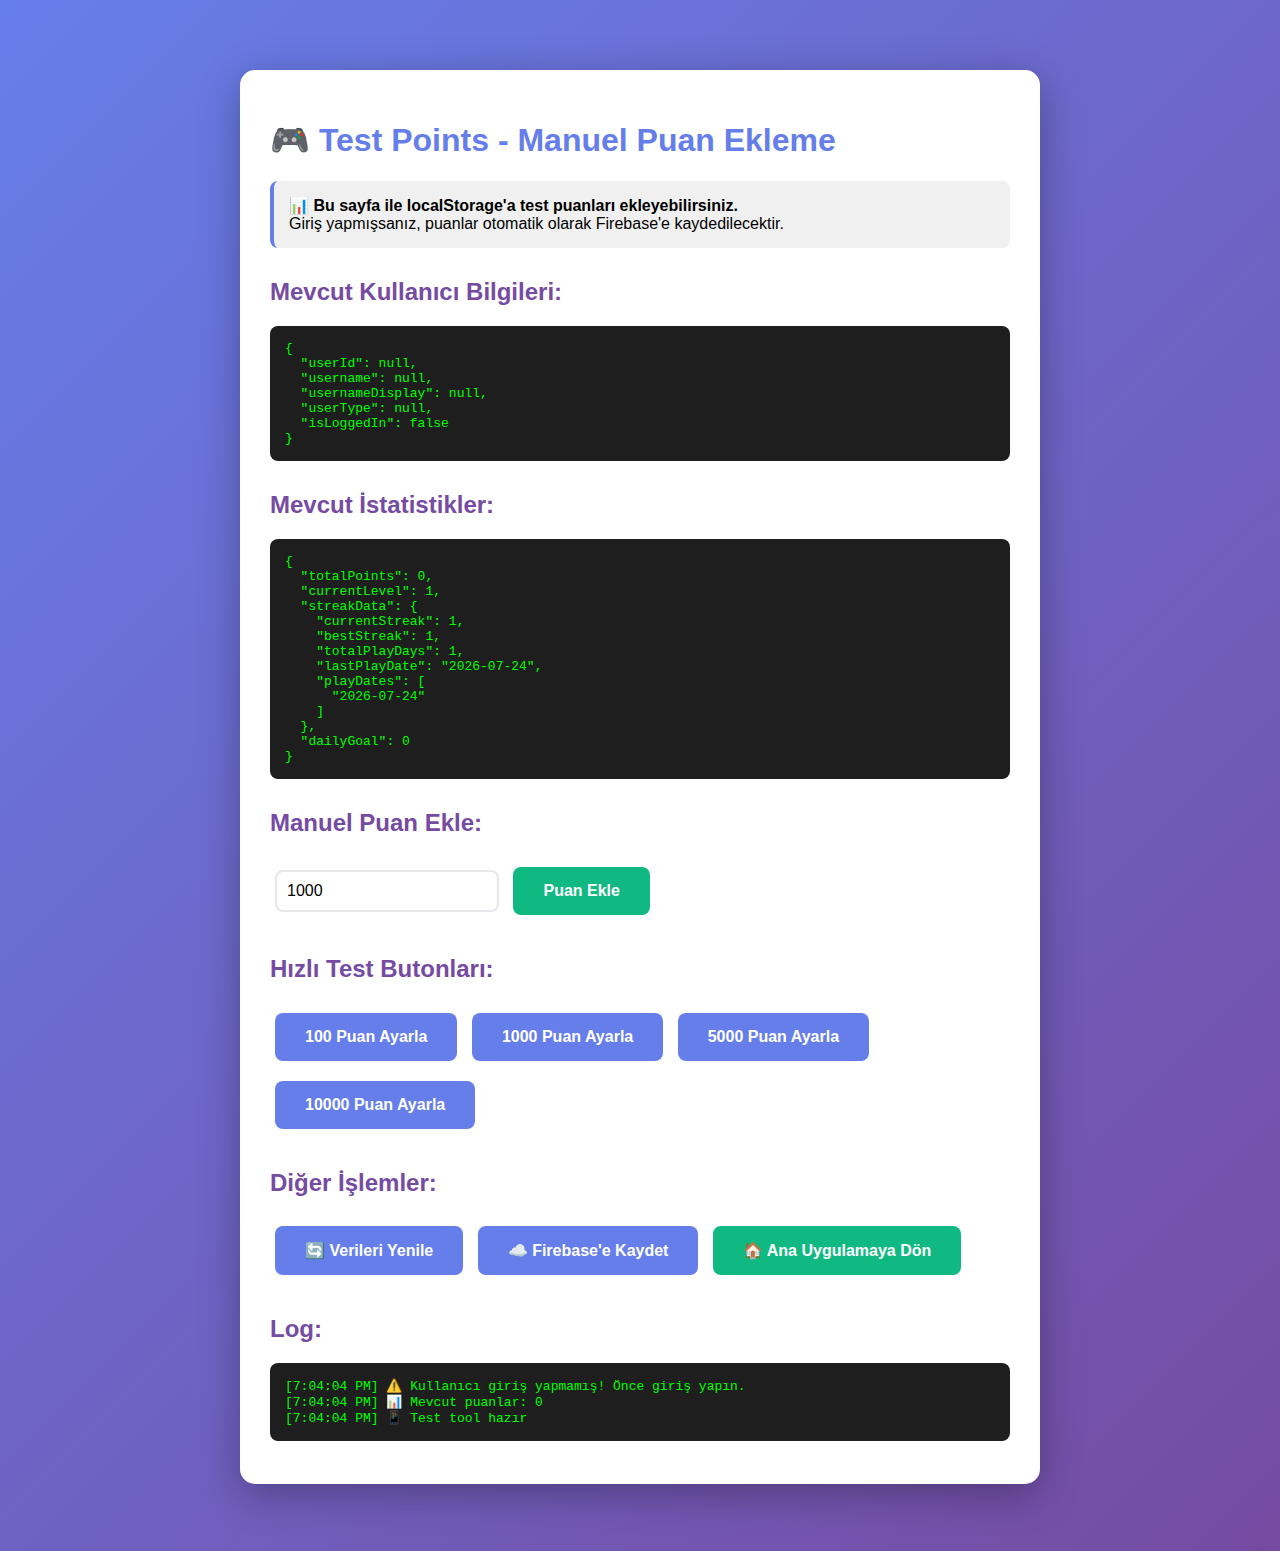
<file: test-points.html>
<!DOCTYPE html>
<html>
<head>
    <meta charset="UTF-8">
    <title>Test Points - Add Test Data</title>
    <style>
        body {
            font-family: Arial, sans-serif;
            max-width: 800px;
            margin: 50px auto;
            padding: 20px;
            background: linear-gradient(135deg, #667eea 0%, #764ba2 100%);
        }
        .container {
            background: white;
            padding: 30px;
            border-radius: 15px;
            box-shadow: 0 10px 40px rgba(0,0,0,0.3);
        }
        button {
            background: #667eea;
            color: white;
            border: none;
            padding: 15px 30px;
            border-radius: 8px;
            cursor: pointer;
            font-size: 16px;
            margin: 10px 5px;
            font-weight: 600;
        }
        button:hover {
            background: #5568d3;
            transform: translateY(-2px);
            box-shadow: 0 4px 12px rgba(102, 126, 234, 0.4);
        }
        .success {
            background: #10b981;
        }
        .success:hover {
            background: #059669;
        }
        .danger {
            background: #ef4444;
        }
        .danger:hover {
            background: #dc2626;
        }
        .info {
            background: #f0f0f0;
            padding: 15px;
            border-radius: 8px;
            margin: 15px 0;
            border-left: 4px solid #667eea;
        }
        pre {
            background: #1e1e1e;
            color: #00ff00;
            padding: 15px;
            border-radius: 8px;
            overflow-x: auto;
            max-height: 400px;
            overflow-y: auto;
            font-size: 13px;
        }
        input {
            padding: 10px;
            border: 2px solid #e5e7eb;
            border-radius: 8px;
            font-size: 16px;
            width: 200px;
            margin: 5px;
        }
        h1 { color: #667eea; }
        h2 { color: #764ba2; margin-top: 30px; }
    </style>
</head>
<body>
    <div class="container">
        <h1>🎮 Test Points - Manuel Puan Ekleme</h1>
        
        <div class="info">
            <strong>📊 Bu sayfa ile localStorage'a test puanları ekleyebilirsiniz.</strong><br>
            Giriş yapmışsanız, puanlar otomatik olarak Firebase'e kaydedilecektir.
        </div>

        <h2>Mevcut Kullanıcı Bilgileri:</h2>
        <pre id="user-info"></pre>

        <h2>Mevcut İstatistikler:</h2>
        <pre id="current-stats"></pre>

        <h2>Manuel Puan Ekle:</h2>
        <input type="number" id="points-input" placeholder="Puan miktarı" value="1000">
        <button class="success" onclick="addPoints()">Puan Ekle</button>

        <h2>Hızlı Test Butonları:</h2>
        <button onclick="setPoints(100)">100 Puan Ayarla</button>
        <button onclick="setPoints(1000)">1000 Puan Ayarla</button>
        <button onclick="setPoints(5000)">5000 Puan Ayarla</button>
        <button onclick="setPoints(10000)">10000 Puan Ayarla</button>

        <h2>Diğer İşlemler:</h2>
        <button onclick="refreshData()">🔄 Verileri Yenile</button>
        <button onclick="syncToFirebase()">☁️ Firebase'e Kaydet</button>
        <button class="success" onclick="goToApp()">🏠 Ana Uygulamaya Dön</button>

        <h2>Log:</h2>
        <pre id="log"></pre>
    </div>

    <script>
        function log(message) {
            const logEl = document.getElementById('log');
            const timestamp = new Date().toLocaleTimeString();
            logEl.textContent += `[${timestamp}] ${message}\n`;
            console.log(message);
        }

        function showUserInfo() {
            const userId = localStorage.getItem('hasene_user_id');
            const username = localStorage.getItem('hasene_username');
            const usernameDisplay = localStorage.getItem('hasene_username_display');
            const userType = localStorage.getItem('hasene_user_type');

            const userInfo = {
                userId,
                username,
                usernameDisplay,
                userType,
                isLoggedIn: !!(userId && username)
            };

            document.getElementById('user-info').textContent = JSON.stringify(userInfo, null, 2);
            
            if (!userInfo.isLoggedIn) {
                log('⚠️ Kullanıcı giriş yapmamış! Önce giriş yapın.');
            } else {
                log(`✅ Kullanıcı: ${usernameDisplay || username}`);
            }
        }

        function showStats() {
            const totalPoints = parseInt(localStorage.getItem('hasene_totalPoints') || '0');
            const currentLevel = parseInt(localStorage.getItem('hasene_currentLevel') || '1');
            const streakData = JSON.parse(localStorage.getItem('hasene_streakData') || '{}');
            const dailyGoal = parseInt(localStorage.getItem('hasene_daily_goal') || '0');

            const stats = {
                totalPoints,
                currentLevel,
                streakData,
                dailyGoal
            };

            document.getElementById('current-stats').textContent = JSON.stringify(stats, null, 2);
            log(`📊 Mevcut puanlar: ${totalPoints}`);
        }

        function setPoints(amount) {
            const userId = localStorage.getItem('hasene_user_id');
            if (!userId) {
                alert('⚠️ Önce giriş yapmalısınız!');
                log('❌ Giriş yapılmamış');
                return;
            }

            localStorage.setItem('hasene_totalPoints', amount.toString());
            log(`✅ Puan ${amount} olarak ayarlandı`);
            showStats();
            
            // Ana sayfaya reload mesajı gönder
            if (window.opener && !window.opener.closed) {
                window.opener.postMessage({ type: 'RELOAD_STATS' }, '*');
            }
        }

        function addPoints() {
            const userId = localStorage.getItem('hasene_user_id');
            if (!userId) {
                alert('⚠️ Önce giriş yapmalısınız!');
                log('❌ Giriş yapılmamış');
                return;
            }

            const amount = parseInt(document.getElementById('points-input').value || '0');
            if (amount <= 0) {
                alert('⚠️ Geçerli bir puan miktarı girin!');
                return;
            }

            const currentPoints = parseInt(localStorage.getItem('hasene_totalPoints') || '0');
            const newPoints = currentPoints + amount;
            
            localStorage.setItem('hasene_totalPoints', newPoints.toString());
            log(`✅ ${amount} puan eklendi. Toplam: ${newPoints}`);
            showStats();

            // Ana sayfaya reload mesajı gönder
            if (window.opener && !window.opener.closed) {
                window.opener.postMessage({ type: 'RELOAD_STATS' }, '*');
            }
        }

        function syncToFirebase() {
            log('☁️ Firebase\'e senkronizasyon başlatılıyor...');
            alert('Ana uygulamaya dönün ve sayfa otomatik olarak senkronize olacak.');
            goToApp();
        }

        function refreshData() {
            showUserInfo();
            showStats();
            log('🔄 Veriler yenilendi');
        }

        function goToApp() {
            window.location.href = '/';
        }

        // Sayfa yüklendiğinde verileri göster
        window.addEventListener('DOMContentLoaded', () => {
            showUserInfo();
            showStats();
            log('📱 Test tool hazır');
        });
    </script>
</body>
</html>
</file>
